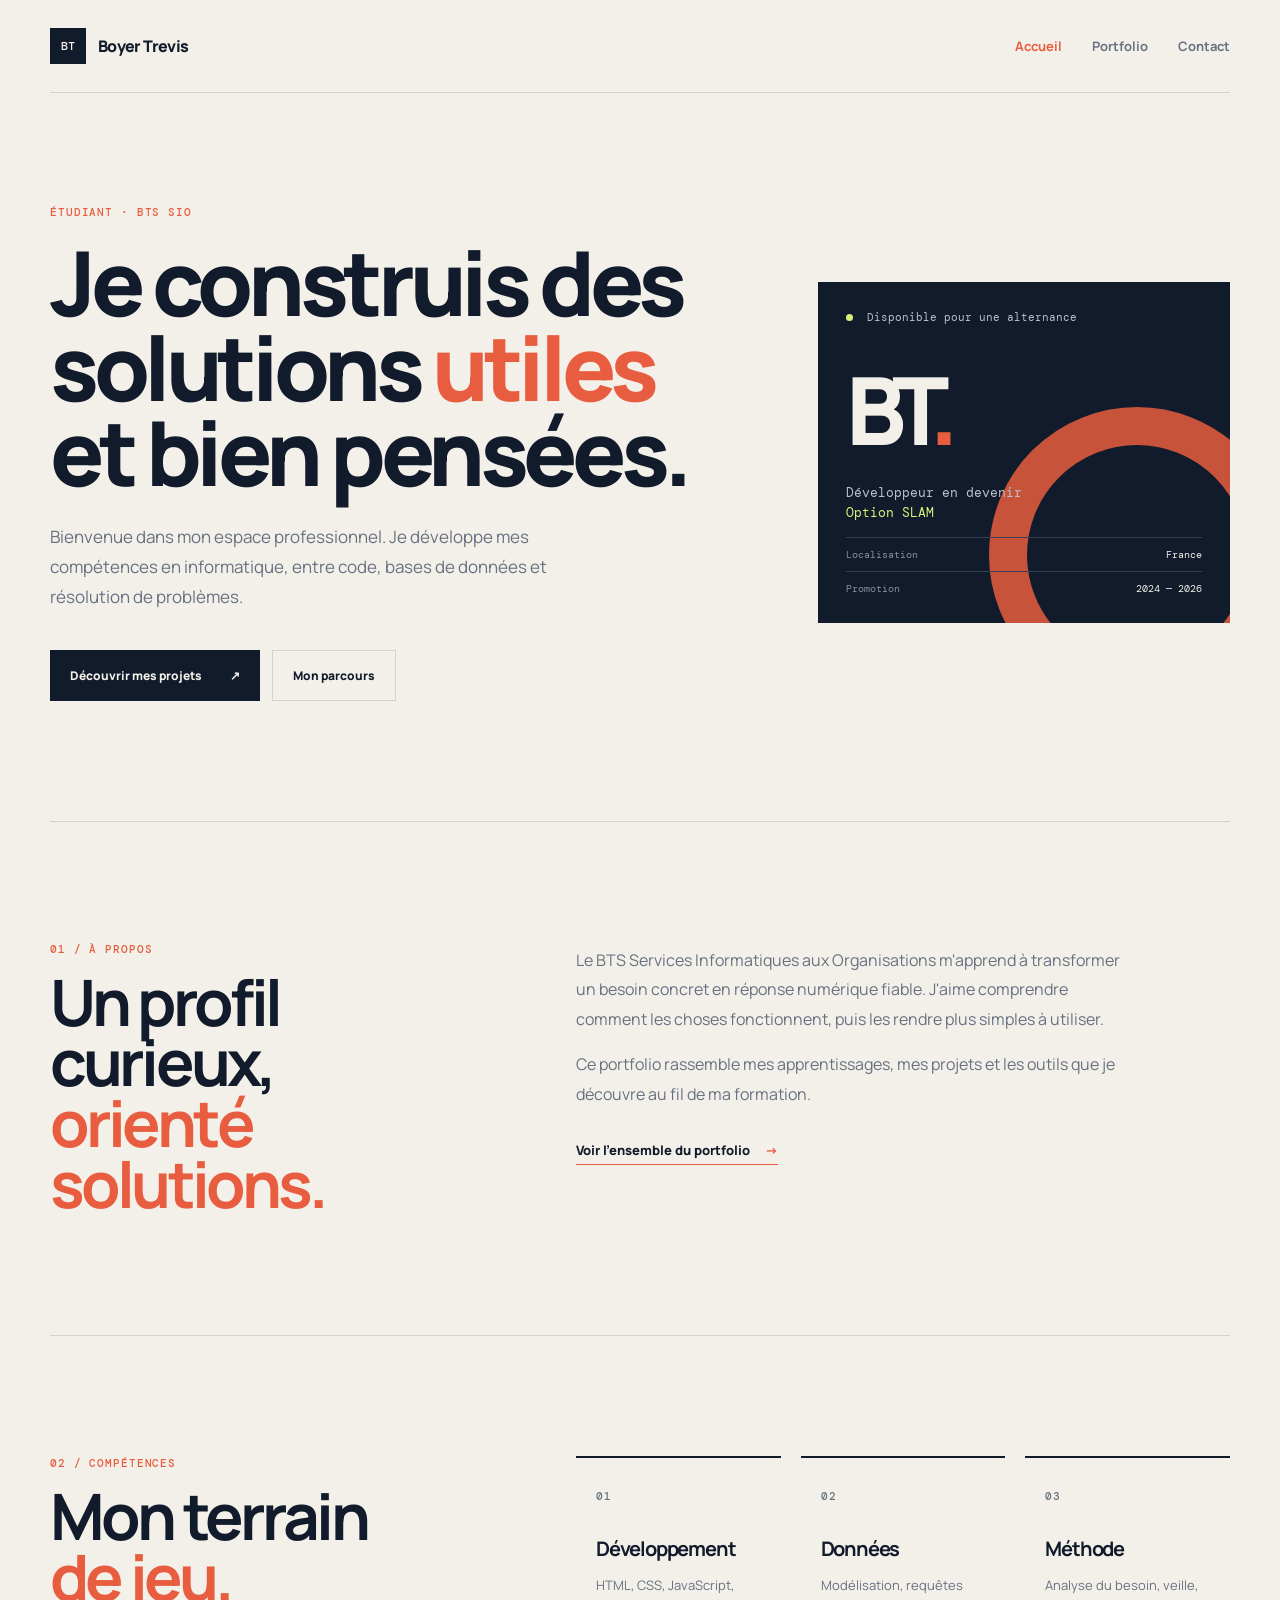
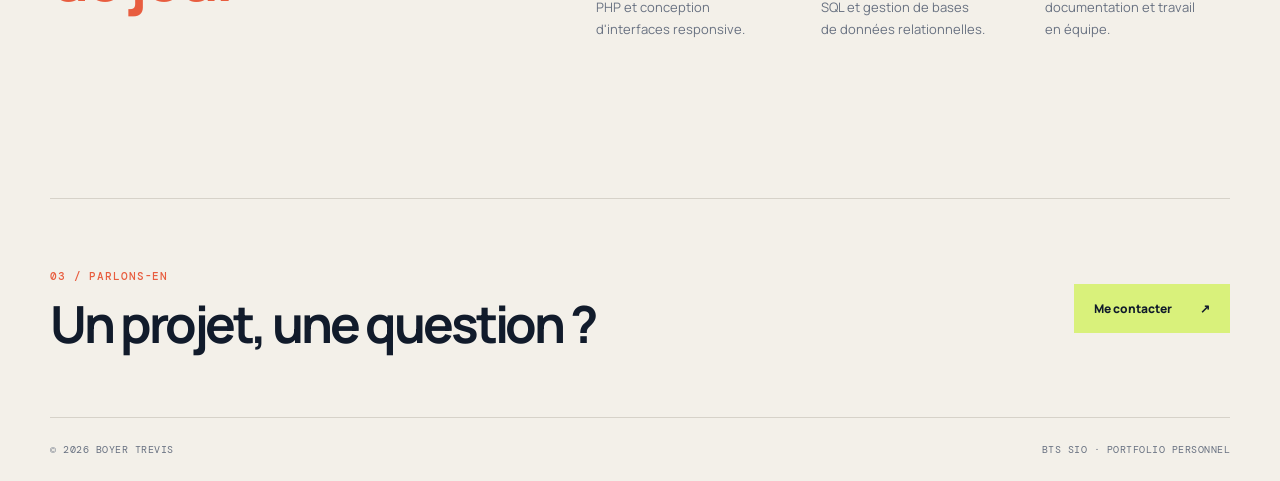
<file: index.html>
<!DOCTYPE html>
<html lang="fr">
    <head>
        <meta charset="UTF-8">
        <meta name="viewport" content="width=device-width, initial-scale=1.0">
        <meta name="description" content="Portfolio de Boyer Trevis, étudiant en BTS SIO option SLAM.">
        <title>Boyer Trevis | Portfolio BTS SIO</title>
        <link rel="stylesheet" href="stylep.css">
    </head>
    <body>
        <header class="site-header">
            <a class="brand" href="index.html"><span class="brand-mark">BT</span><span>Boyer Trevis</span></a>
            <nav aria-label="Navigation principale">
                <a class="active" href="index.html">Accueil</a>
                <a href="portfolio.html">Portfolio</a>
                <a href="#contact">Contact</a>
            </nav>
        </header>

        <main>
            <section class="hero" aria-labelledby="hero-title">
                <div class="hero-copy">
                    <p class="eyebrow">Étudiant · BTS SIO</p>
                    <h1 id="hero-title">Je construis des solutions <em>utiles</em> et bien pensées.</h1>
                    <p class="intro">Bienvenue dans mon espace professionnel. Je développe mes compétences en informatique, entre code, bases de données et résolution de problèmes.</p>
                    <div class="actions"><a class="button button-primary" href="portfolio.html">Découvrir mes projets <span>↗</span></a><a class="button button-ghost" href="#parcours">Mon parcours</a></div>
                </div>
                <div class="hero-card" aria-label="Profil de Boyer Trevis">
                    <div class="card-top"><span class="status-dot"></span> Disponible pour une alternance</div>
                    <div class="monogram">BT<span>.</span></div>
                    <p class="card-role">Développeur en devenir<br><strong>Option SLAM</strong></p>
                    <div class="card-line"><span>Localisation</span><strong>France</strong></div><div class="card-line"><span>Promotion</span><strong>2024 — 2026</strong></div>
                </div>
            </section>

            <section class="section split-section" id="parcours" aria-labelledby="parcours-title"><div class="section-heading"><p class="eyebrow">01 / À propos</p><h2 id="parcours-title">Un profil curieux,<br><em>orienté solutions.</em></h2></div><div class="section-text"><p>Le BTS Services Informatiques aux Organisations m'apprend à transformer un besoin concret en réponse numérique fiable. J'aime comprendre comment les choses fonctionnent, puis les rendre plus simples à utiliser.</p><p>Ce portfolio rassemble mes apprentissages, mes projets et les outils que je découvre au fil de ma formation.</p><a class="text-link" href="portfolio.html">Voir l'ensemble du portfolio <span>→</span></a></div></section>

            <section class="section skills-section" aria-labelledby="skills-title"><div class="section-heading"><p class="eyebrow">02 / Compétences</p><h2 id="skills-title">Mon terrain<br><em>de jeu.</em></h2></div><div class="skill-grid"><article class="skill"><span class="skill-number">01</span><h3>Développement</h3><p>HTML, CSS, JavaScript, PHP et conception d'interfaces responsive.</p></article><article class="skill"><span class="skill-number">02</span><h3>Données</h3><p>Modélisation, requêtes SQL et gestion de bases de données relationnelles.</p></article><article class="skill"><span class="skill-number">03</span><h3>Méthode</h3><p>Analyse du besoin, veille, documentation et travail en équipe.</p></article></div></section>

            <section class="contact-band" id="contact" aria-labelledby="contact-title"><div><p class="eyebrow">03 / Parlons-en</p><h2 id="contact-title">Un projet, une question ?</h2></div><a class="button button-light" href="mailto:trevis.boyer@email.com">Me contacter <span>↗</span></a></section>
        </main>

        <footer><span>© 2026 Boyer Trevis</span><span>BTS SIO · Portfolio personnel</span></footer>
    </body>
</html>
</file>
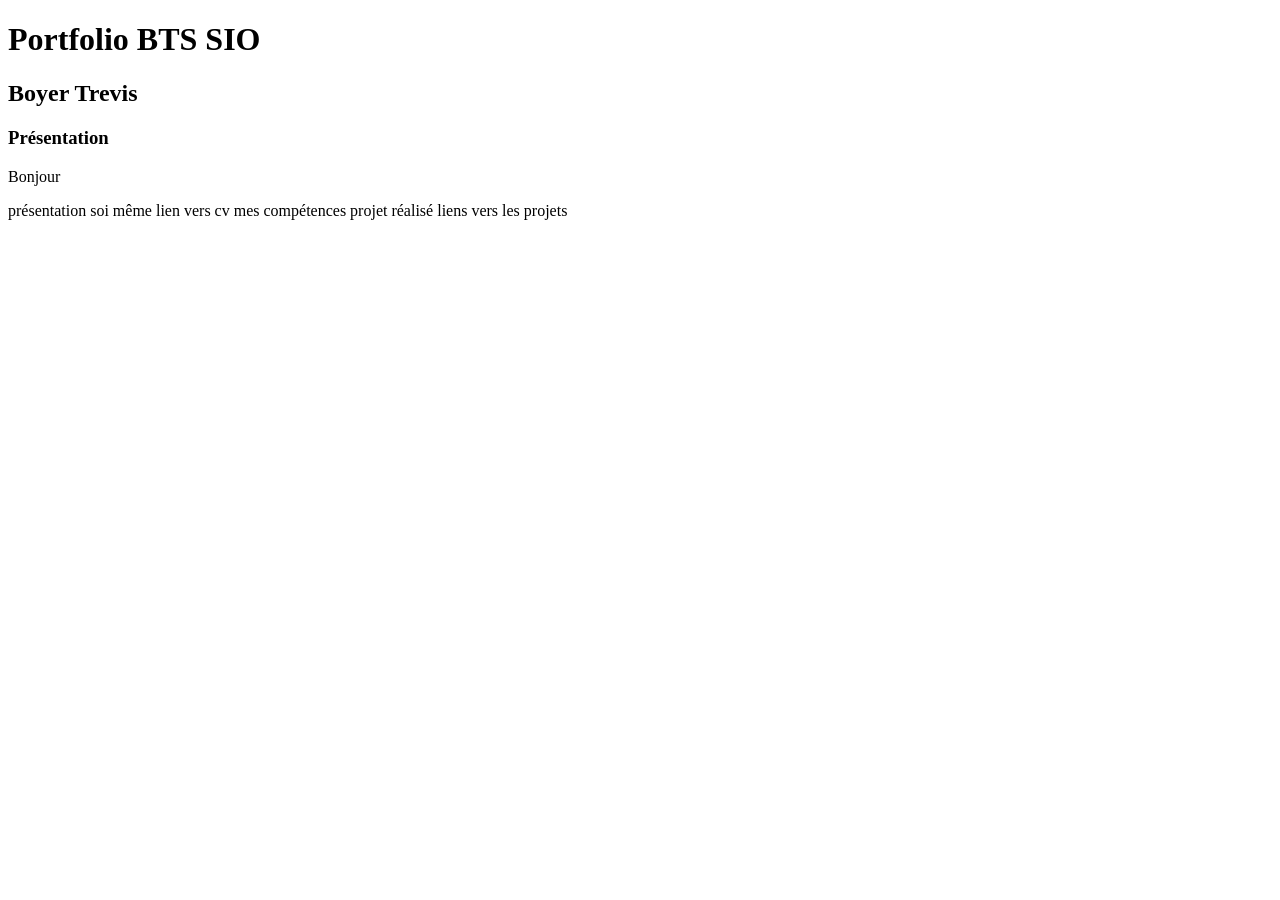
<file: Portfolio.html>
<!DOCTYPE html>
<html>
    <head>
        <meta charset="UTF-8">
        <title>Portfolio</title>
    </head>
    <body>
        <header>
            <h1>Portfolio  BTS SIO</h1>
            <h2>Boyer Trevis</h2>
            <nav>
                
            </nav>
        </header>

        <section>
            <h3>Présentation</h3>
            <p>Bonjour</p>
        </section>

        <footer>

        </footer>
    </body>
</html>
présentation soi même
lien vers cv
mes compétences
projet réalisé liens vers les projets
</file>
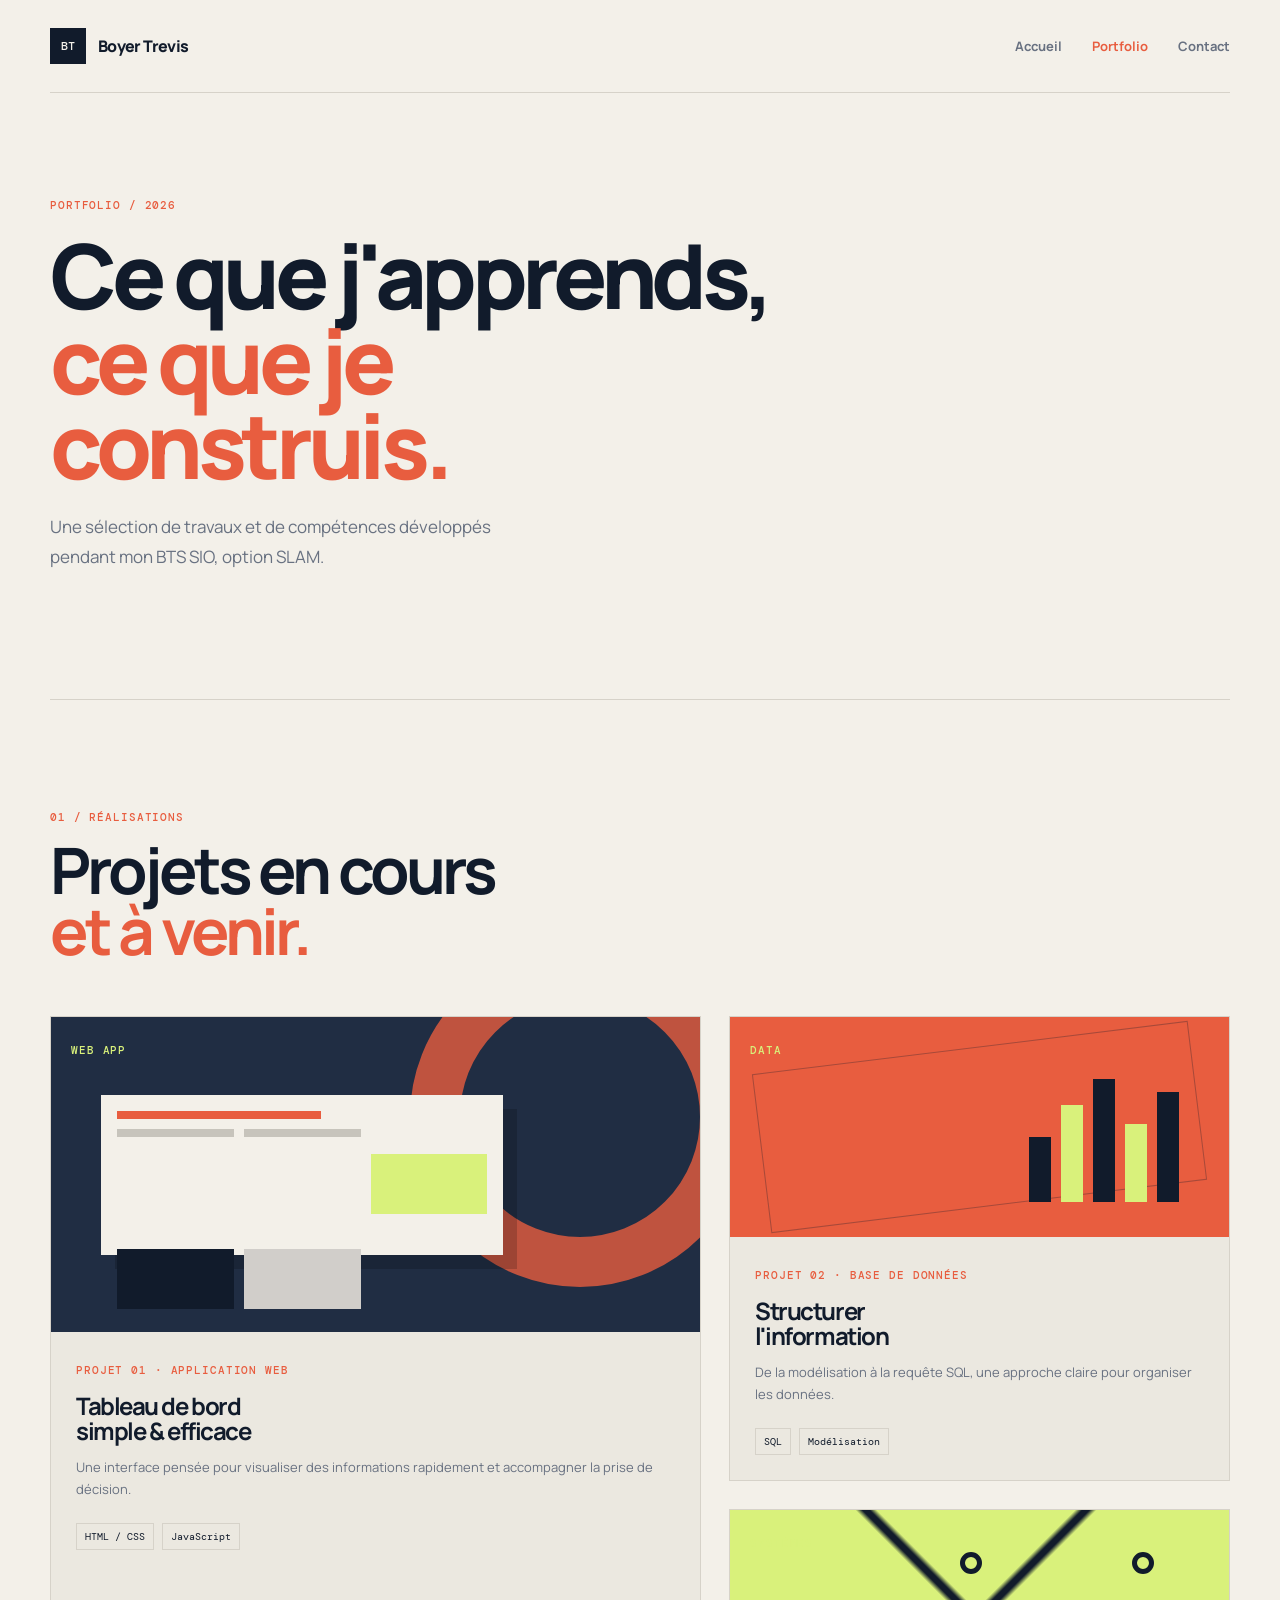
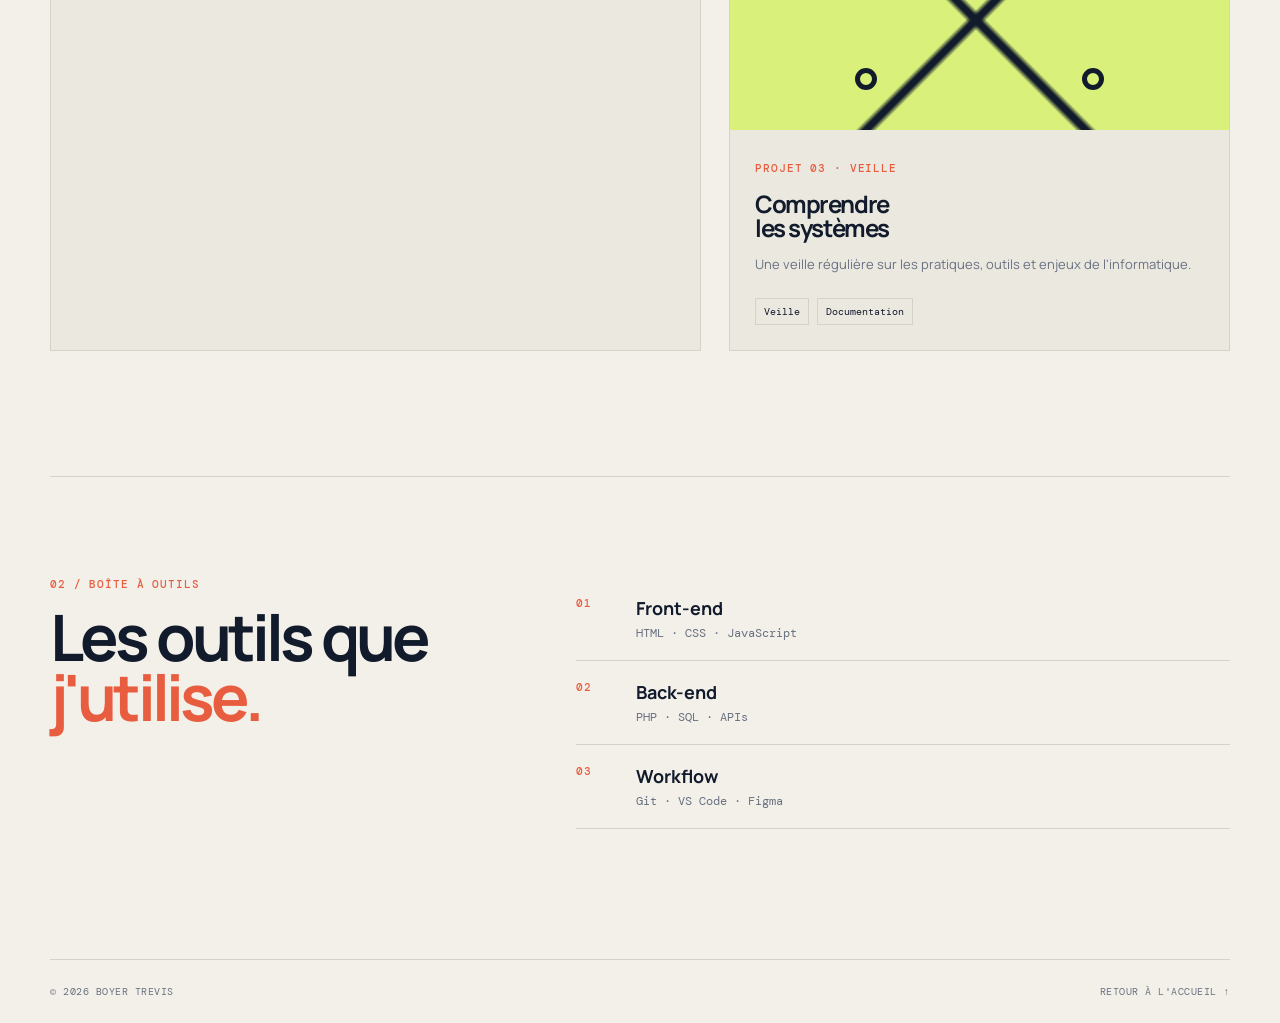
<file: portfolio.html>
<!DOCTYPE html>
<html lang="fr">
    <head>
        <meta charset="UTF-8">
        <meta name="viewport" content="width=device-width, initial-scale=1.0">
        <meta name="description" content="Compétences et projets de Boyer Trevis, étudiant en BTS SIO.">
        <title>Portfolio | Projets & compétences</title>
        <link rel="stylesheet" href="stylep.css">
    </head>
    <body>
        <header class="site-header">
            <a class="brand" href="index.html"><span class="brand-mark">BT</span><span>Boyer Trevis</span></a>
            <nav aria-label="Navigation principale"><a href="index.html">Accueil</a><a class="active" href="portfolio.html">Portfolio</a><a href="index.html#contact">Contact</a></nav>
        </header>

        <main>
            <section class="page-intro"><p class="eyebrow">Portfolio / 2026</p><h1>Ce que j'apprends,<br><em>ce que je construis.</em></h1><p class="intro">Une sélection de travaux et de compétences développés pendant mon BTS SIO, option SLAM.</p></section>

            <section class="projects" aria-labelledby="projects-title"><div class="section-heading inline-heading"><p class="eyebrow">01 / Réalisations</p><h2 id="projects-title">Projets en cours<br><em>et à venir.</em></h2></div><div class="project-grid">
                <article class="project project-featured"><div class="project-visual visual-dashboard"><span class="visual-label">WEB APP</span><div class="mini-window"><div></div><div></div><div></div><i></i><i></i><i></i></div></div><div class="project-info"><span class="project-type">Projet 01 · Application web</span><h3>Tableau de bord<br>simple & efficace</h3><p>Une interface pensée pour visualiser des informations rapidement et accompagner la prise de décision.</p><div class="tags"><span>HTML / CSS</span><span>JavaScript</span></div></div></article>
                <article class="project"><div class="project-visual visual-data"><span class="visual-label">DATA</span><div class="data-bars"><i></i><i></i><i></i><i></i><i></i></div></div><div class="project-info"><span class="project-type">Projet 02 · Base de données</span><h3>Structurer<br>l'information</h3><p>De la modélisation à la requête SQL, une approche claire pour organiser les données.</p><div class="tags"><span>SQL</span><span>Modélisation</span></div></div></article>
                <article class="project"><div class="project-visual visual-network"><span class="visual-label">SYSTÈMES</span><div class="network-lines"><b></b><b></b><b></b><b></b></div></div><div class="project-info"><span class="project-type">Projet 03 · Veille</span><h3>Comprendre<br>les systèmes</h3><p>Une veille régulière sur les pratiques, outils et enjeux de l'informatique.</p><div class="tags"><span>Veille</span><span>Documentation</span></div></div></article>
            </div></section>

            <section class="toolbox" aria-labelledby="toolbox-title"><div class="section-heading"><p class="eyebrow">02 / Boîte à outils</p><h2 id="toolbox-title">Les outils que<br><em>j'utilise.</em></h2></div><div class="tool-list"><div><span>01</span><strong>Front-end</strong><p>HTML · CSS · JavaScript</p></div><div><span>02</span><strong>Back-end</strong><p>PHP · SQL · APIs</p></div><div><span>03</span><strong>Workflow</strong><p>Git · VS Code · Figma</p></div></div></section>
        </main>

        <footer><span>© 2026 Boyer Trevis</span><span><a href="index.html">Retour à l'accueil ↑</a></span></footer>
    </body>
</html>
</file>
<file: stylep.css>
@import url("https://fonts.googleapis.com/css2?family=DM+Mono:wght@400;500&family=Manrope:wght@400;500;600;700;800&display=swap");
:root {
  --ink: #111b2b;
  --paper: #f3f0e9;
  --muted: #687181;
  --line: #d6d2c9;
  --accent: #e85d3f;
  --lime: #d9f17b;
}
* {
  box-sizing: border-box;
}
html {
  scroll-behavior: smooth;
}
body {
  margin: 0;
  color: var(--ink);
  background: var(--paper);
  font-family: "Manrope", sans-serif;
}
a {
  color: inherit;
  text-decoration: none;
}
.site-header {
  width: min(1180px, calc(100% - 64px));
  margin: auto;
  padding: 28px 0;
  display: flex;
  justify-content: space-between;
  align-items: center;
  border-bottom: 1px solid var(--line);
}
.brand {
  display: flex;
  gap: 12px;
  align-items: center;
  font-weight: 800;
  letter-spacing: -0.04em;
}
.brand-mark {
  display: grid;
  width: 36px;
  height: 36px;
  place-items: center;
  color: var(--paper);
  background: var(--ink);
  font:
    500 12px "DM Mono",
    monospace;
  letter-spacing: 0;
}
nav {
  display: flex;
  gap: 30px;
  font-size: 13px;
  font-weight: 700;
}
nav a {
  color: var(--muted);
  transition: color 0.2s ease;
}
nav a:hover,
nav a.active {
  color: var(--accent);
}
main {
  width: min(1180px, calc(100% - 64px));
  margin: auto;
}
.hero {
  min-height: 610px;
  padding: 112px 0 120px;
  display: grid;
  grid-template-columns: minmax(0, 1.25fr) minmax(300px, 0.75fr);
  align-items: center;
  gap: 80px;
}
.eyebrow,
.project-type,
.visual-label,
.skill-number,
.tool-list span {
  color: var(--accent);
  font:
    500 11px "DM Mono",
    monospace;
  letter-spacing: 0.08em;
  text-transform: uppercase;
}
h1,
h2,
h3,
p {
  margin-top: 0;
}
h1,
h2,
h3 {
  letter-spacing: -0.06em;
}
h1 {
  max-width: 750px;
  margin: 20px 0 28px;
  font-size: clamp(3.5rem, 7vw, 6.7rem);
  line-height: 0.95;
  font-weight: 800;
}
h2 {
  margin: 16px 0 0;
  font-size: clamp(2.5rem, 5vw, 4.7rem);
  line-height: 0.95;
}
h3 {
  font-size: 24px;
  line-height: 1.04;
}
em {
  color: var(--accent);
  font-style: normal;
}
.intro {
  max-width: 510px;
  color: var(--muted);
  font-size: 17px;
  line-height: 1.75;
}
.actions {
  display: flex;
  flex-wrap: wrap;
  gap: 12px;
  margin-top: 38px;
}
.button {
  display: inline-flex;
  gap: 28px;
  align-items: center;
  padding: 16px 20px;
  font-size: 12px;
  font-weight: 800;
  transition:
    transform 0.2s ease,
    background 0.2s ease;
}
.button:hover {
  transform: translateY(-3px);
}
.button-primary {
  color: var(--paper);
  background: var(--ink);
}
.button-primary:hover {
  background: var(--accent);
}
.button-ghost {
  border: 1px solid var(--line);
}
.button-ghost:hover {
  border-color: var(--ink);
}
.hero-card {
  padding: 28px;
  min-height: 330px;
  color: var(--paper);
  background: var(--ink);
  position: relative;
  overflow: hidden;
}
.hero-card:after {
  content: "";
  position: absolute;
  width: 220px;
  height: 220px;
  right: -55px;
  bottom: -80px;
  border: 38px solid var(--accent);
  border-radius: 50%;
  opacity: 0.85;
}
.card-top {
  position: relative;
  z-index: 1;
  font:
    11px "DM Mono",
    monospace;
  color: #b9c0cd;
}
.status-dot {
  display: inline-block;
  width: 7px;
  height: 7px;
  margin-right: 7px;
  border-radius: 50%;
  background: var(--lime);
}
.monogram {
  position: relative;
  z-index: 1;
  margin: 48px 0 35px;
  font-size: 94px;
  font-weight: 800;
  line-height: 0.8;
  letter-spacing: -0.12em;
}
.monogram span {
  color: var(--accent);
}
.card-role {
  position: relative;
  z-index: 1;
  color: #b9c0cd;
  font:
    13px/1.6 "DM Mono",
    monospace;
}
.card-role strong {
  color: var(--lime);
  font-weight: 400;
}
.card-line {
  position: relative;
  z-index: 1;
  display: flex;
  justify-content: space-between;
  padding-top: 10px;
  margin-top: 10px;
  border-top: 1px solid #354052;
  color: #8791a1;
  font:
    10px "DM Mono",
    monospace;
}
.card-line strong {
  color: var(--paper);
  font-weight: 400;
}
.section {
  padding: 120px 0;
  border-top: 1px solid var(--line);
}
.split-section,
.skills-section,
.toolbox {
  display: grid;
  grid-template-columns: 0.8fr 1.2fr;
  gap: 90px;
}
.section-text {
  max-width: 560px;
  padding-top: 4px;
}
.section-text p {
  color: var(--muted);
  font-size: 16px;
  line-height: 1.85;
}
.text-link {
  display: inline-block;
  margin-top: 15px;
  border-bottom: 1px solid var(--accent);
  padding-bottom: 5px;
  font-size: 13px;
  font-weight: 800;
}
.text-link span {
  color: var(--accent);
  margin-left: 12px;
}
.skill-grid {
  display: grid;
  grid-template-columns: repeat(3, 1fr);
  gap: 20px;
}
.skill {
  padding: 25px 20px;
  min-height: 215px;
  border-top: 2px solid var(--ink);
}
.skill-number {
  color: var(--muted);
}
.skill h3 {
  margin: 34px 0 14px;
  font-size: 20px;
}
.skill p,
.project-info p {
  color: var(--muted);
  font-size: 13px;
  line-height: 1.7;
}
.contact-band {
  display: flex;
  justify-content: space-between;
  align-items: center;
  gap: 30px;
  padding: 70px 0;
  border-top: 1px solid var(--line);
}
.contact-band h2 {
  font-size: clamp(2rem, 4vw, 3.5rem);
}
.button-light {
  color: var(--ink);
  background: var(--lime);
}
.button-light:hover {
  background: var(--accent);
}
footer {
  display: flex;
  justify-content: space-between;
  width: min(1180px, calc(100% - 64px));
  margin: auto;
  padding: 25px 0;
  border-top: 1px solid var(--line);
  color: var(--muted);
  font:
    10px "DM Mono",
    monospace;
  text-transform: uppercase;
  letter-spacing: 0.05em;
}
footer a:hover {
  color: var(--accent);
}
.page-intro {
  padding: 105px 0 110px;
  border-bottom: 1px solid var(--line);
}
.page-intro h1 {
  margin-bottom: 25px;
}
.page-intro .intro {
  max-width: 450px;
}
.projects {
  padding: 110px 0 125px;
}
.inline-heading {
  margin-bottom: 55px;
}
.project-grid {
  display: grid;
  grid-template-columns: 1.3fr 1fr;
  gap: 28px;
}
.project {
  border: 1px solid var(--line);
  background: #ebe8e0;
  transition:
    transform 0.25s ease,
    box-shadow 0.25s ease;
}
.project:hover {
  transform: translateY(-6px);
  box-shadow: 8px 8px 0 var(--lime);
}
.project-featured {
  grid-row: span 2;
}
.project-visual {
  height: 220px;
  position: relative;
  overflow: hidden;
  padding: 20px;
  background: var(--ink);
}
.project-featured .project-visual {
  height: 315px;
}
.visual-label {
  color: var(--lime);
}
.visual-dashboard {
  background: #202d43;
}
.visual-dashboard:before {
  content: "";
  position: absolute;
  width: 240px;
  height: 240px;
  right: -50px;
  top: -70px;
  border: 50px solid var(--accent);
  border-radius: 50%;
  opacity: 0.8;
}
.mini-window {
  position: absolute;
  top: 78px;
  left: 50px;
  width: 62%;
  height: 160px;
  padding: 16px;
  display: grid;
  grid-template-columns: repeat(3, 1fr);
  gap: 10px;
  background: var(--paper);
  box-shadow: 14px 14px 0 rgba(0, 0, 0, 0.18);
}
.mini-window div {
  height: 8px;
  background: #c7c4bc;
}
.mini-window div:first-child {
  grid-column: span 3;
  width: 55%;
  background: var(--accent);
}
.mini-window i {
  display: block;
  margin-top: 25px;
  height: 60px;
  background: var(--lime);
}
.mini-window i:nth-of-type(2) {
  background: var(--ink);
}
.mini-window i:nth-of-type(3) {
  background: #d1ceca;
}
.visual-data {
  background: var(--accent);
}
.visual-data:before {
  content: "";
  position: absolute;
  inset: 30px;
  border: 1px solid rgba(17, 27, 43, 0.3);
  transform: rotate(-7deg);
}
.data-bars {
  position: absolute;
  right: 50px;
  bottom: 35px;
  display: flex;
  align-items: end;
  gap: 10px;
  height: 130px;
}
.data-bars i {
  width: 22px;
  background: var(--ink);
  height: 50%;
}
.data-bars i:nth-child(2) {
  height: 75%;
  background: var(--lime);
}
.data-bars i:nth-child(3) {
  height: 95%;
}
.data-bars i:nth-child(4) {
  height: 60%;
  background: var(--lime);
}
.data-bars i:nth-child(5) {
  height: 85%;
}
.visual-network {
  background: var(--lime);
}
.network-lines {
  position: absolute;
  inset: 0;
  background:
    linear-gradient(
      135deg,
      transparent 48%,
      var(--ink) 49%,
      var(--ink) 50%,
      transparent 51%
    ),
    linear-gradient(
      45deg,
      transparent 48%,
      var(--ink) 49%,
      var(--ink) 50%,
      transparent 51%
    );
}
.network-lines b {
  position: absolute;
  width: 22px;
  height: 22px;
  border: 5px solid var(--ink);
  border-radius: 50%;
  background: var(--lime);
}
.network-lines b:nth-child(1) {
  top: 42px;
  left: 46%;
}
.network-lines b:nth-child(2) {
  bottom: 40px;
  left: 25%;
}
.network-lines b:nth-child(3) {
  bottom: 40px;
  right: 25%;
}
.network-lines b:nth-child(4) {
  top: 42px;
  right: 15%;
}
.project-info {
  padding: 25px;
}
.project-info h3 {
  margin: 15px 0 12px;
}
.tags {
  display: flex;
  flex-wrap: wrap;
  gap: 8px;
  margin-top: 22px;
}
.tags span {
  padding: 6px 8px;
  color: var(--ink);
  border: 1px solid var(--line);
  font:
    10px "DM Mono",
    monospace;
}
.toolbox {
  padding: 100px 0 130px;
  border-top: 1px solid var(--line);
}
.tool-list > div {
  display: grid;
  grid-template-columns: 45px 1fr;
  gap: 0 15px;
  padding: 19px 0;
  border-bottom: 1px solid var(--line);
}
.tool-list strong {
  font-size: 18px;
}
.tool-list p {
  grid-column: 2;
  margin: 5px 0 0;
  color: var(--muted);
  font:
    12px "DM Mono",
    monospace;
}
@media (max-width: 760px) {
  .site-header,
  main,
  footer {
    width: min(100% - 36px, 560px);
  }
  .site-header {
    align-items: flex-start;
  }
  nav {
    gap: 13px;
    font-size: 11px;
  }
  .hero {
    display: block;
    padding: 75px 0 80px;
  }
  .hero-card {
    margin-top: 55px;
  }
  h1 {
    font-size: clamp(3.2rem, 15vw, 5rem);
  }
  .section,
  .projects,
  .toolbox {
    padding: 75px 0;
  }
  .split-section,
  .skills-section,
  .toolbox {
    display: block;
  }
  .section-heading {
    margin-bottom: 42px;
  }
  .skill-grid,
  .project-grid {
    display: block;
  }
  .skill,
  .project {
    margin-bottom: 20px;
  }
  .project-featured .project-visual,
  .project-visual {
    height: 240px;
  }
  .contact-band,
  footer {
    display: block;
  }
  .contact-band .button {
    margin-top: 25px;
  }
  footer span {
    display: block;
    margin-top: 8px;
  }
}
</file>
